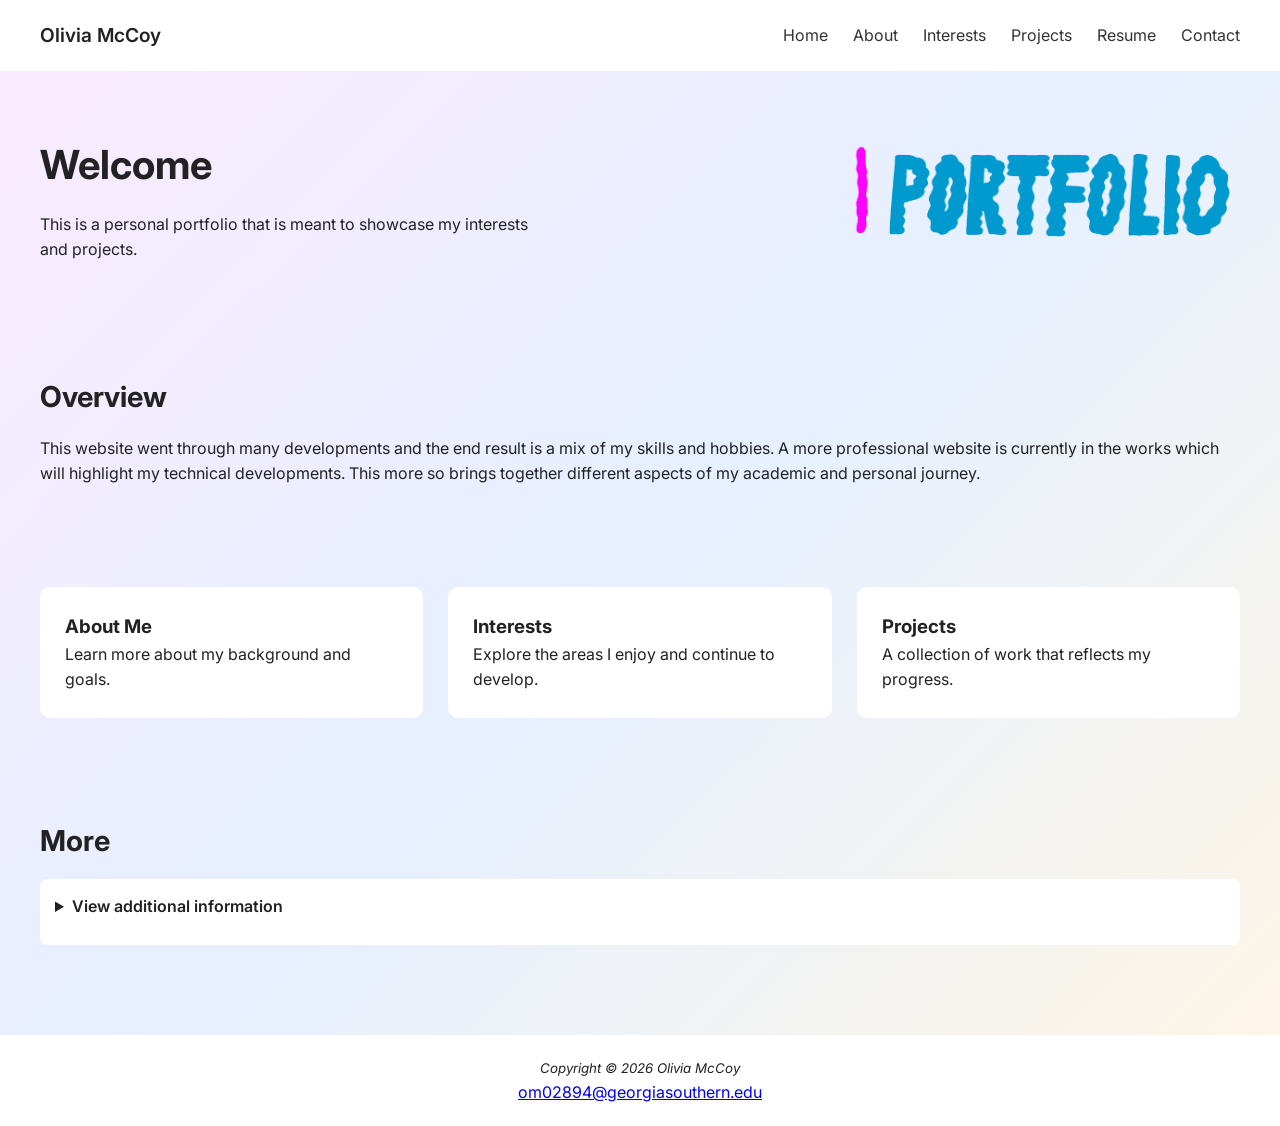
<file: index.html>
<!DOCTYPE html>
<html lang="en">

<head>
    <meta charset="UTF-8">
    <meta name="viewport" content="width=device-width, initial-scale=1.0">
    <title>Olivia McCoy | Portfolio</title>

    <link rel="stylesheet" href="style.css">
    <link href="https://fonts.googleapis.com/css2?family=Inter:wght@300;400;600&display=swap" rel="stylesheet">
    <link rel="icon" href="images/favicon.ico" type="image/x-icon">
</head>

<body>

    <nav class="nav">
        <div class="logo">Olivia McCoy</div>
        <ul class="nav-links">
            <li><a href="index.html" class="active">Home</a></li>
            <li><a href="about_me.html">About</a></li>
            <li><a href="interests.html">Interests</a></li>
            <li><a href="projects.html">Projects</a></li>
            <li><a href="resume.html">Resume</a></li>
            <li><a href="contact.html">Contact</a></li>
        </ul>
    </nav>

    <header class="hero">
        <div class="hero-text">
            <h1>Welcome</h1>
            <p>
                This is a personal portfolio that is meant to showcase my interests and projects.
            </p>
        </div>
        <div class="hero-img">
            <img src="images/portfolio-gif.gif" alt="Placeholder image">
        </div>
    </header>


    <main>


        <section class="section intro">
            <h2>Overview</h2>
            <p>
                This website went through many developments and the end result is a mix of my skills and hobbies. A more
                professional website is currently in the works which will highlight my technical developments. This more
                so brings together different aspects of my academic and personal journey.

            </p>
        </section>


        <section class="section grid">
            <div class="card">
                <h3>About Me</h3>
                <p>Learn more about my background and goals.</p>
            </div>

            <div class="card">
                <h3>Interests</h3>
                <p>Explore the areas I enjoy and continue to develop.</p>
            </div>

            <div class="card">
                <h3>Projects</h3>
                <p>A collection of work that reflects my progress.</p>
            </div>
        </section>


        <section class="section">
            <h2>More</h2>

            <details>
                <summary>View additional information</summary>
                <p>
                    This portfolio was a learning experience that I plan to put towards my professional portfolio.
                </p>
            </details>
        </section>

    </main>


    <footer class="footer">
        <i><small> Copyright &copy; 2026 Olivia McCoy <br>
            </small></i>
        <a href="mailto:om02894@georgiasouthern.edu"> om02894@georgiasouthern.edu</a>
    </footer>

</body>

</html>
</file>
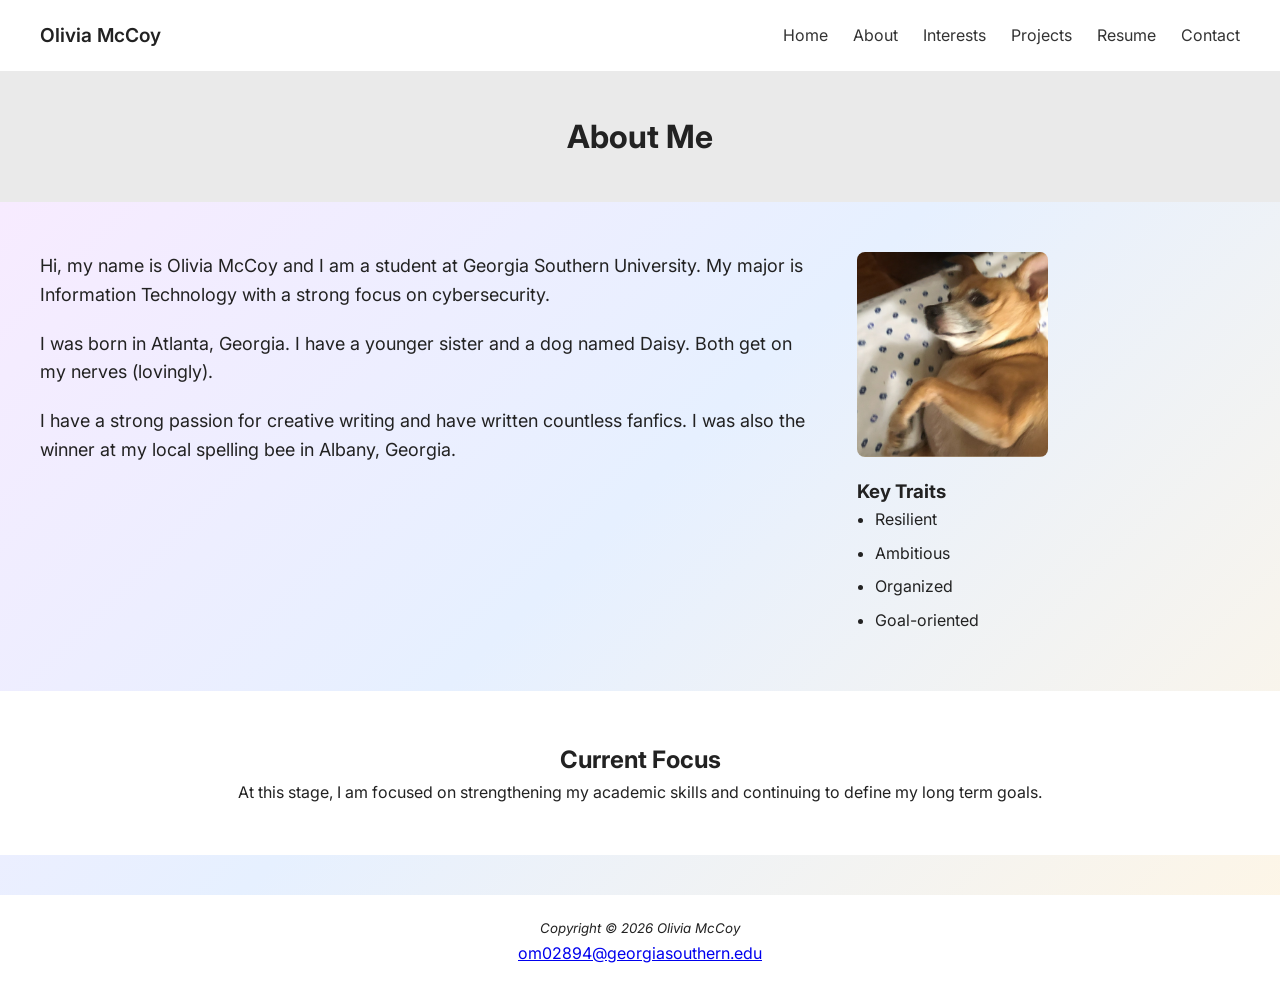
<file: about_me.html>
<!DOCTYPE html>
<html lang="en">

<head>
    <meta charset="UTF-8">
    <meta name="viewport" content="width=device-width, initial-scale=1.0">
    <title>About | Olivia McCoy</title>

    <link rel="stylesheet" href="style.css">
    <link href="https://fonts.googleapis.com/css2?family=Inter:wght@300;400;600&display=swap" rel="stylesheet">
</head>

<body>


    <nav class="nav">
        <div class="logo">Olivia McCoy</div>
        <ul class="nav-links">
            <li><a href="index.html">Home</a></li>
            <li><a href="about_me.html" class="active">About</a></li>
            <li><a href="interests.html">Interests</a></li>
            <li><a href="projects.html">Projects</a></li>
            <li><a href="resume.html">Resume</a></li>
            <li><a href="contact.html">Contact</a></li>
        </ul>
    </nav>

    <header class="page-header">
        <h1>About Me</h1>
    </header>

    <main class="about-layout">


        <section class="about-text">
            <p>
                Hi, my name is Olivia McCoy and I am a student
                at Georgia Southern University. My major is
                Information Technology with a strong focus
                on cybersecurity.
            </p>

            <p>
                I was born in Atlanta, Georgia. I have a younger sister and a dog named Daisy. Both get on my nerves
                (lovingly).
            </p>

            <p>
                I have a strong passion for creative writing and have written countless fanfics. I was also the winner
                at my local spelling bee in Albany, Georgia.
            </p>
        </section>


        <aside class="about-side">
            <img src="images/Daisy.JPG" alt="Daisy pic">

            <div class="about-list">
                <h3>Key Traits</h3>
                <ul>
                    <li>Resilient</li>
                    <li>Ambitious</li>
                    <li>Organized</li>
                    <li>Goal-oriented</li>
                </ul>
            </div>

        </aside>

    </main>

    <div id="focusBox" class="click-box">
        <section class="about-highlight">

            <h2>Current Focus</h2>
            <p>
                At this stage, I am focused on strengthening my academic skills
                and continuing to define my long term goals.
            </p>

        </section>
    </div>

    <script>
        document.getElementById("focusBox").onclick = function () {
            alert("You clicked Current Focus");
        };
    </script>

    <footer class="footer">
        <i><small> Copyright &copy; 2026 Olivia McCoy <br>
            </small></i>
        <a href="mailto:om02894@georgiasouthern.edu"> om02894@georgiasouthern.edu</a>
    </footer>

</body>

</html>
</file>
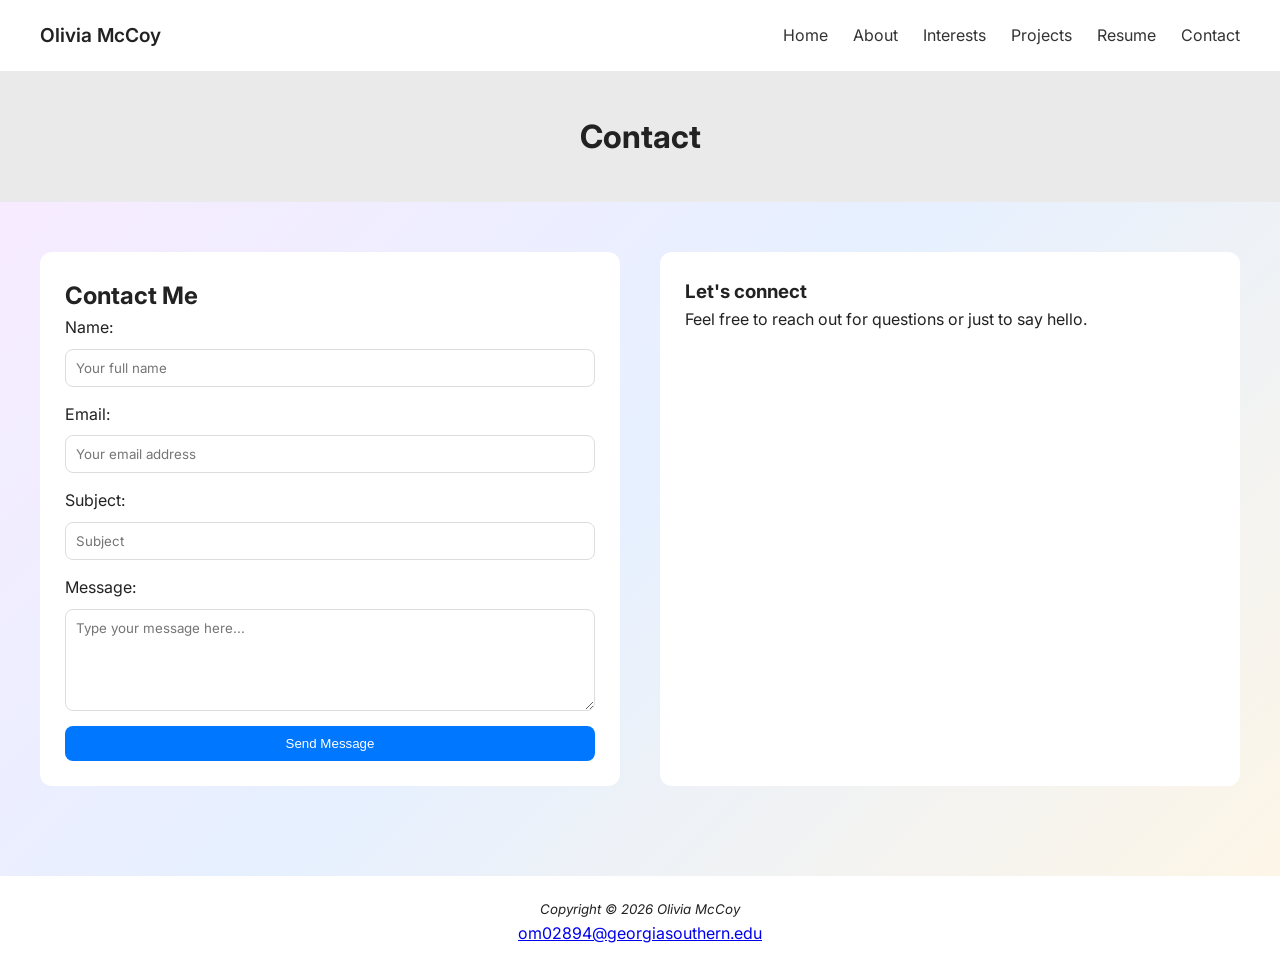
<file: contact.html>
<!DOCTYPE html>
<html lang="en">

<head>
    <meta charset="UTF-8">
    <meta name="viewport" content="width=device-width, initial-scale=1.0">
    <title>Contact | Olivia McCoy </title>

    <link rel="stylesheet" href="style.css">
    <link href="https://fonts.googleapis.com/css2?family=Inter:wght@300;400;600&display=swap" rel="stylesheet">
</head>

<body>

    <nav class="nav">
        <div class="logo">Olivia McCoy</div>
        <ul class="nav-links">
            <li><a href="index.html">Home</a></li>
            <li><a href="about_me.html">About</a></li>
            <li><a href="interests.html">Interests</a></li>
            <li><a href="projects.html">Projects</a></li>
            <li><a href="resume.html">Resume</a></li>
            <li><a href="contact.html" class="active">Contact</a></li>
        </ul>
    </nav>

    <header class="page-header">
        <h1>Contact</h1>
    </header>

    <main class="contact-layout">

        <section class="contact-box">

            <h2>Contact Me</h2>

            <form action="" method="post" class="contact-form" onsubmit="alert('Thank you! Will hear back soon')">
                <label for="name">Name:</label>
                <input type="text" id="name" name="name" placeholder="Your full name" required>

                <label for="email">Email:</label>
                <input type="email" id="email" name="email" placeholder="Your email address" required>

                <label for="subject">Subject:</label>
                <input type="text" id="subject" name="subject" placeholder="Subject" required>

                <label for="message">Message:</label>
                <textarea id="message" name="message" rows="5" placeholder="Type your message here..."
                    required></textarea>

                <button type="submit">Send Message</button>
            </form>

        </section>

        <section class="contact-side">
            <h3>Let's connect</h3>
            <p>
                Feel free to reach out for questions or just to say hello.
            </p>

        </section>

    </main>

    <script>
        document.getElementById("message").addEventListener("input", function () {
            this.style.height = "auto";
            this.style.height = this.scrollHeight + "px";
        });
    </script>

    <footer class="footer">
        <i><small> Copyright &copy; 2026 Olivia McCoy <br>
            </small></i>
        <a href="mailto:om02894@georgiasouthern.edu"> om02894@georgiasouthern.edu</a>
    </footer>

</body>

</html>
</file>
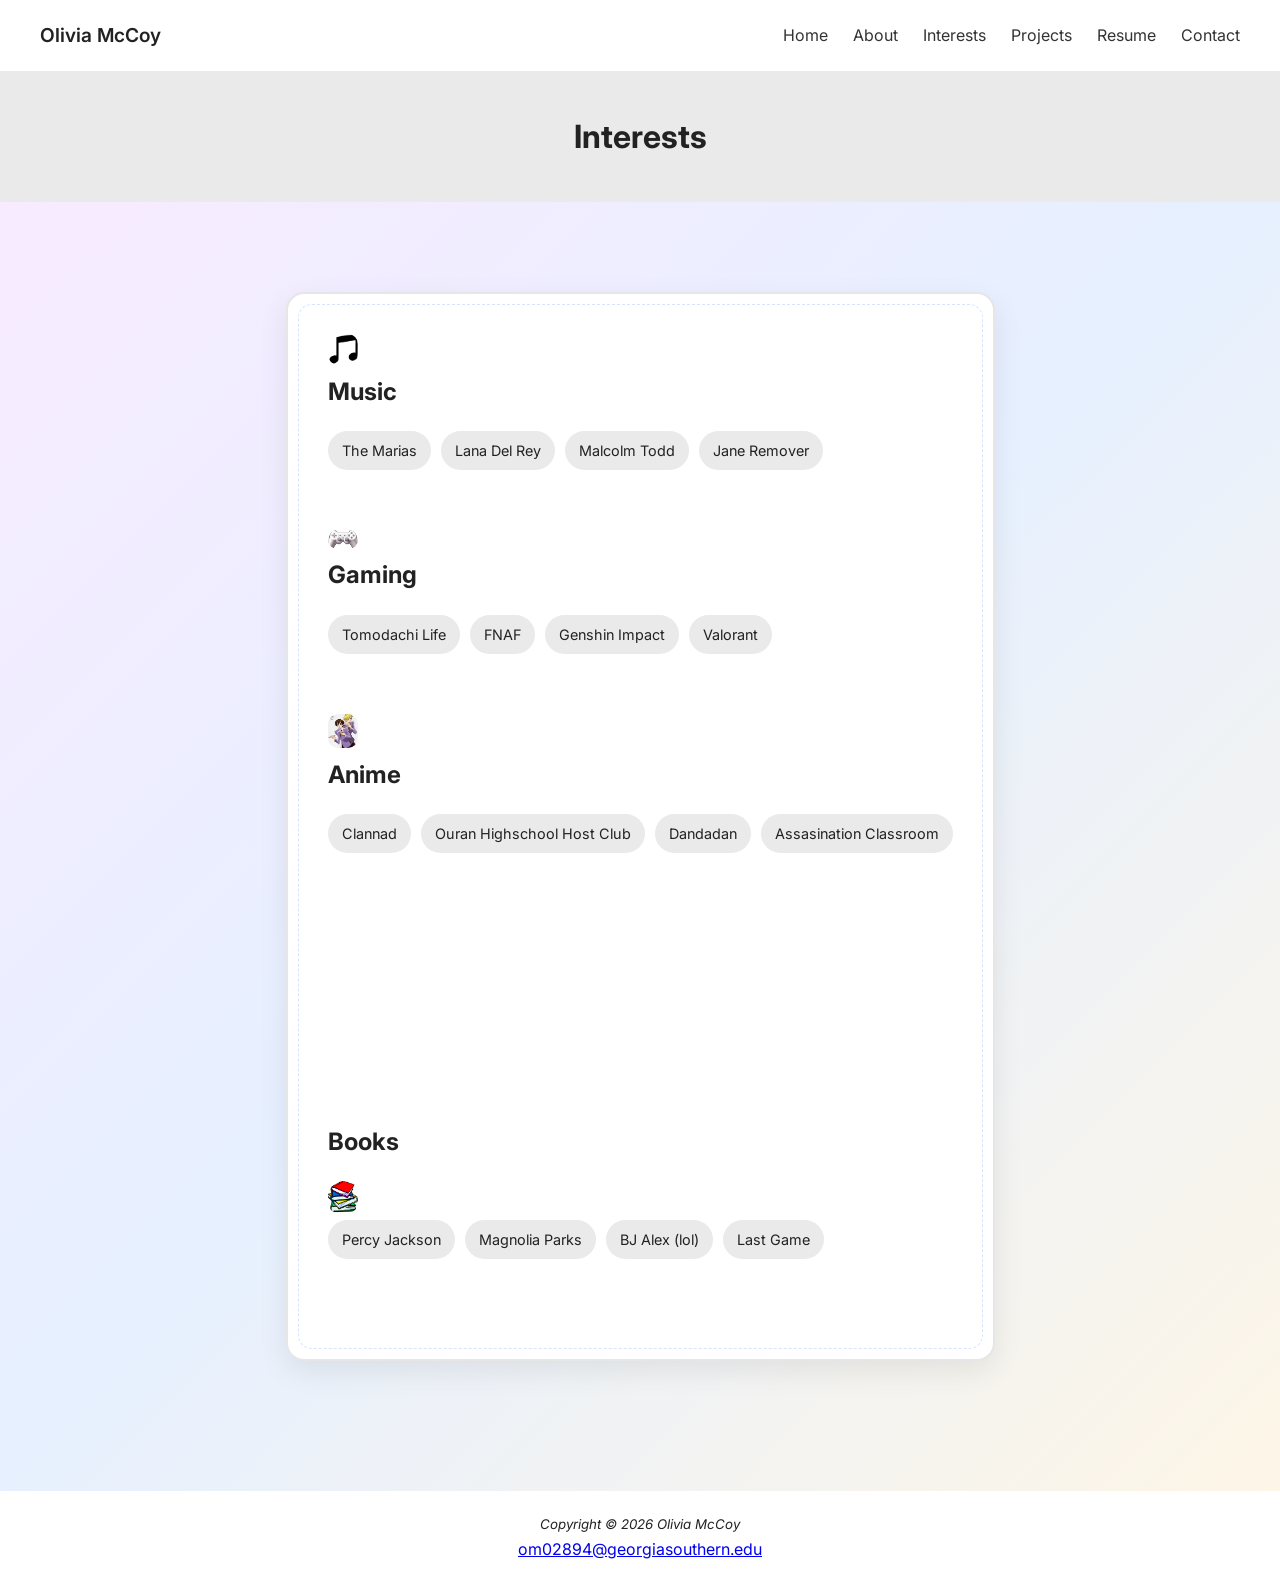
<file: interests.html>
<!DOCTYPE html>
<html lang="en">

<head>
    <meta charset="UTF-8">
    <meta name="viewport" content="width=device-width, initial-scale=1.0">
    <title>Interests | Olivia McCoy</title>

    <link rel="stylesheet" href="style.css">
    <link href="https://fonts.googleapis.com/css2?family=Inter:wght@300;400;600&display=swap" rel="stylesheet">
</head>

<body>

    <nav class="nav">
        <div class="logo">Olivia McCoy</div>
        <ul class="nav-links">
            <li><a href="index.html">Home</a></li>
            <li><a href="about_me.html">About</a></li>
            <li><a href="interests.html" class="active">Interests</a></li>
            <li><a href="projects.html">Projects</a></li>
            <li><a href="resume.html">Resume</a></li>
            <li><a href="contact.html">Contact</a></li>
        </ul>
    </nav>

    <header class="page-header">
        <h1>Interests</h1>
    </header>

    <main class="interests-layout">
        <div class="page-frame">
            <section class="interest-block">
                <img src="images/music-note.webp" alt="Music" class="interest-img">
                <h2>Music</h2>
                <div class="tags">
                    <span>The Marias</span>
                    <span>Lana Del Rey</span>
                    <span>Malcolm Todd</span>
                    <span>Jane Remover</span>
                </div>
            </section>

            <section class="interest-block">
                <img src="images/52zfp5a6hbpu6w4o74ibgi31qwhh.png" alt="Gaming" class="interest-img">
                <h2>Gaming</h2>
                <div class="tags">
                    <span>Tomodachi Life</span>
                    <span>FNAF</span>
                    <span>Genshin Impact</span>
                    <span>Valorant</span>
                </div>
            </section>

            <section class="interest-block">
                <img src="images/png-clipart-ouran-high-school-host-club-haruhi-fujioka-anime-yaoi-manga-anime-purple-television.png"
                    alt="Anime" class="interest-img">
                <h2>Anime</h2>
                <div class="tags">
                    <span>Clannad</span>
                    <span>Ouran Highschool Host Club</span>
                    <span>Dandadan</span>
                    <span>Assasination Classroom</span>
                </div>
                <div class="video-container">
                    <iframe src="https://www.youtube.com/embed/a4na2opArGY?si=qUK9FaUjWB0H8JZq" title="YouTube video"
                        allowfullscreen>
                    </iframe>
                </div>
            </section>

            <section class="interest-block">
                <h2>Books</h2>
                <img src="images/20-204666_top-83-books-clip-art-books-clipart-transparent-background.png" alt="Books"
                    class="interest-img">
                <div class="tags">
                    <span>Percy Jackson</span>
                    <span>Magnolia Parks</span>
                    <span>BJ Alex (lol)</span>
                    <span>Last Game</span>
                </div>
            </section>
        </div>
    </main>

    <footer class="footer">
        <i><small> Copyright &copy; 2026 Olivia McCoy <br>
            </small></i>
        <a href="mailto:om02894@georgiasouthern.edu"> om02894@georgiasouthern.edu</a>
    </footer>

</body>

</html>
</file>
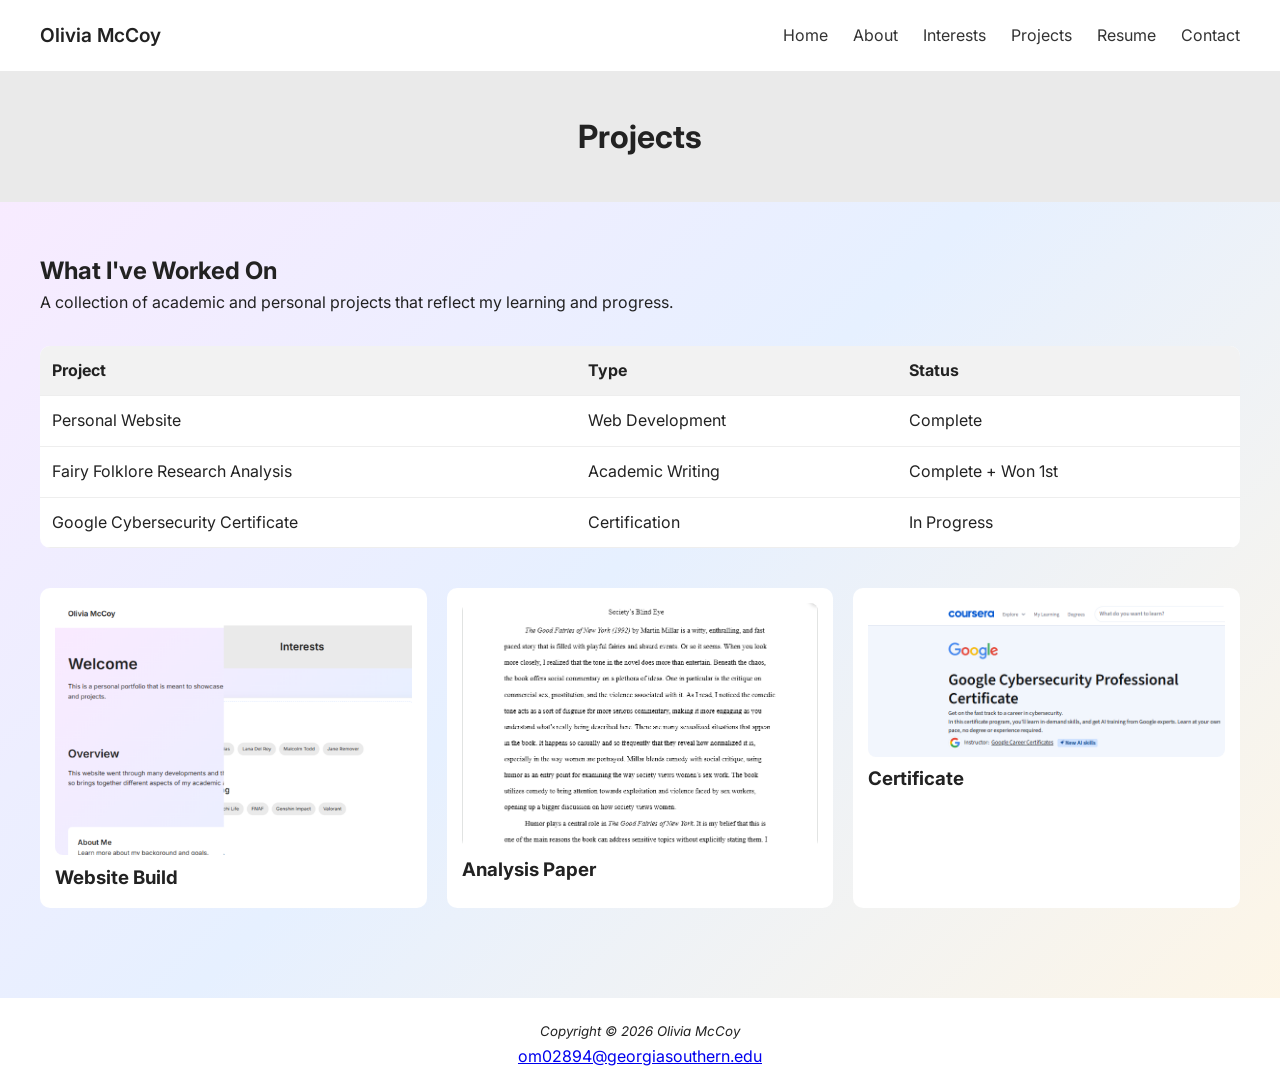
<file: projects.html>
<!DOCTYPE html>
<html lang="en">

<head>
    <meta charset="UTF-8">
    <meta name="viewport" content="width=device-width, initial-scale=1.0">
    <title>Projects | Olivia McCoy</title>

    <link rel="stylesheet" href="style.css">
    <link href="https://fonts.googleapis.com/css2?family=Inter:wght@300;400;600&display=swap" rel="stylesheet">
</head>

<body>

    <nav class="nav">
        <div class="logo">Olivia McCoy</div>
        <ul class="nav-links">
            <li><a href="index.html">Home</a></li>
            <li><a href="about_me.html">About</a></li>
            <li><a href="interests.html">Interests</a></li>
            <li><a href="projects.html" class="active">Projects</a></li>
            <li><a href="resume.html">Resume</a></li>
            <li><a href="contact.html">Contact</a></li>
        </ul>
    </nav>

    <header class="page-header">
        <h1>Projects</h1>
    </header>

    <main class="projects-layout">

        <section class="projects-intro">
            <h2>What I've Worked On</h2>
            <p>
                A collection of academic and personal projects that reflect my learning and progress.
            </p>
        </section>

        <section class="projects-table">

            <script>
                document.write("<table>");
                document.write("<tr><th>Project</th><th>Type</th><th>Status</th></tr>");
                document.write("<tr><td>Personal Website</td><td>Web Development</td><td>Complete</td></tr>");
                document.write("<tr><td>Fairy Folklore Research Analysis</td><td>Academic Writing</td><td>Complete + Won 1st</td></tr>");
                document.write("<tr><td>Google Cybersecurity Certificate</td><td>Certification</td><td>In Progress</td></tr>");
                document.write("</table>");
            </script>

        </section>

        <section class="projects-gallery">

            <div class="project-card">
                <img src="images/Beige Simple Mood Board A4 Landscape.png" alt="Project image">
                <h3>Website Build</h3>
            </div>

            <div class="project-card">
                <img src="images/analysis.png" alt="Project image">
                <h3>Analysis Paper</h3>
            </div>

            <div class="project-card">
                <img src="images/certif.png" alt="Project image">
                <h3>Certificate</h3>
            </div>

        </section>

    </main>

    <footer class="footer">
        <i><small> Copyright &copy; 2026 Olivia McCoy <br>
            </small></i>
        <a href="mailto:om02894@georgiasouthern.edu"> om02894@georgiasouthern.edu</a>
    </footer>

</body>

</html>
</file>
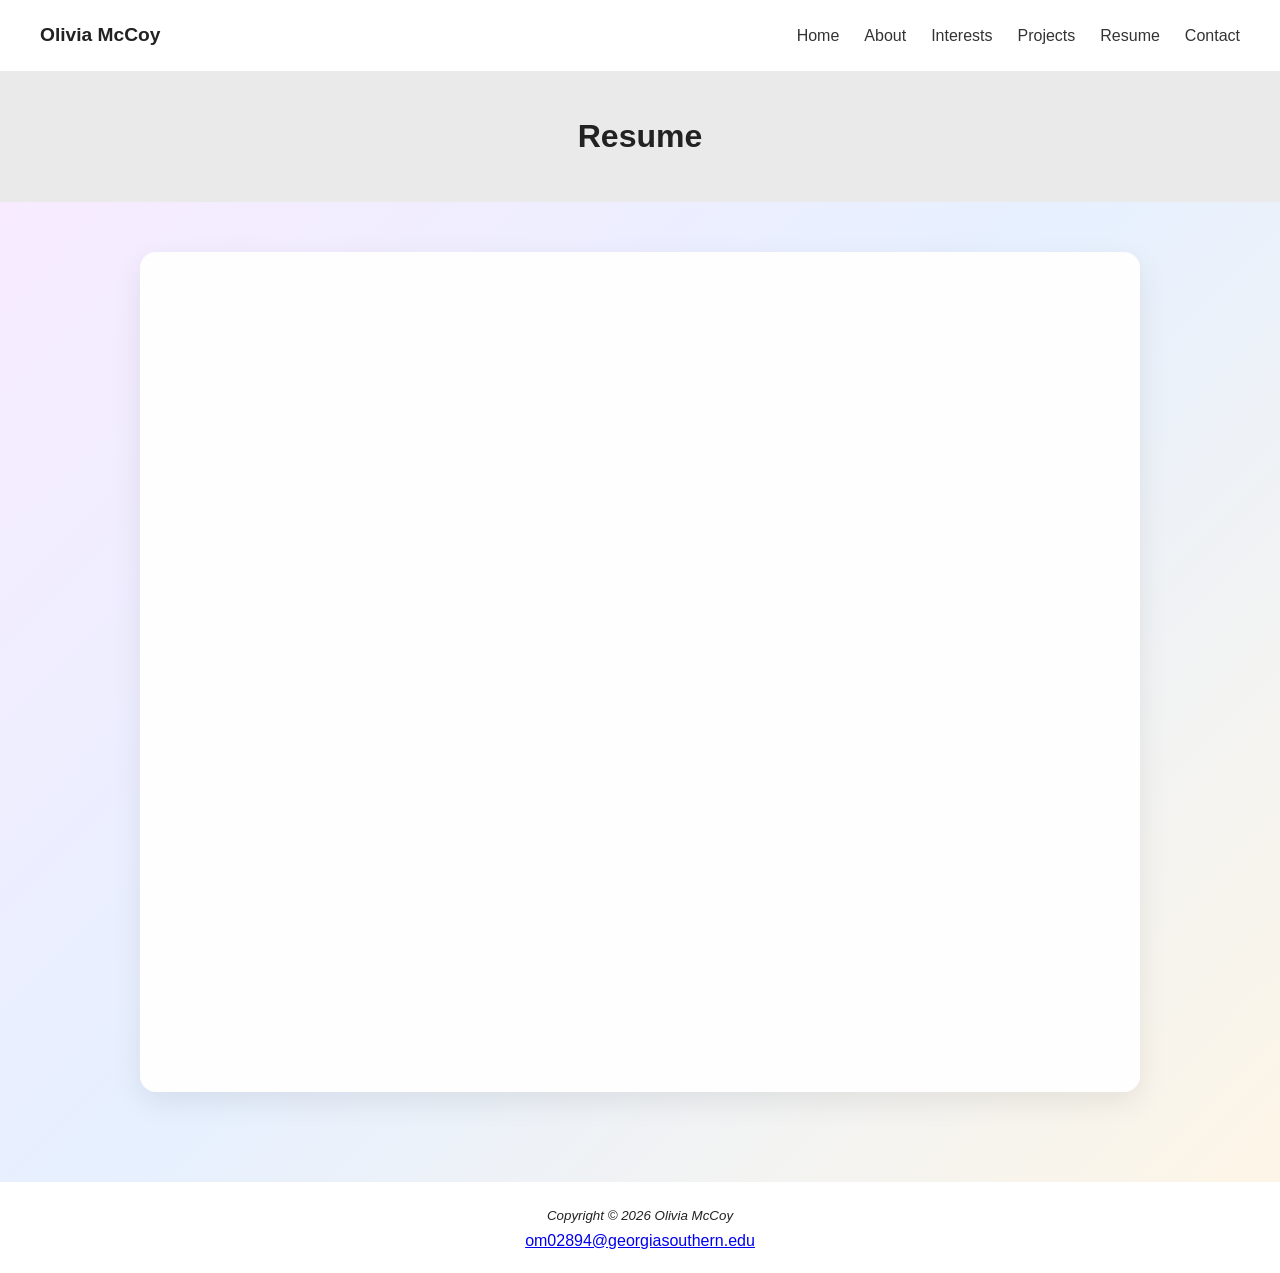
<file: resume.html>
<!DOCTYPE html>
<html lang="en">

<head>
    <meta charset="UTF-8">
    <meta name="viewport" content="width=device-width, initial-scale=1.0">
    <title>Resume | Olivia McCoy</title>
    <link rel="stylesheet" href="style.css">
</head>

<body>

    <nav class="nav">
        <div class="logo">Olivia McCoy</div>
        <ul class="nav-links">
            <li><a href="index.html">Home</a></li>
            <li><a href="about.html">About</a></li>
            <li><a href="interests.html">Interests</a></li>
            <li><a href="projects.html">Projects</a></li>
            <li><a href="resume.html" class="active">Resume</a></li>
            <li><a href="contact.html">Contact</a></li>
        </ul>
    </nav>

    <header class="page-header">
        <h1>Resume</h1>
    </header>

    <main class="resume-layout">
        <div class="resume-wrapper">
            <iframe src="files/Olivia McCoy - ResumeNE (1).pdf" class="resume-frame">
            </iframe>
        </div>
    </main>
    <footer class="footer">
        <i><small> Copyright &copy; 2026 Olivia McCoy <br>
            </small></i>
        <a href="mailto:om02894@georgiasouthern.edu"> om02894@georgiasouthern.edu</a>
    </footer>
</body>

</html>
</file>
<file: style.css>
* {
    margin: 0;
    padding: 0;
    box-sizing: border-box;
}

body {
    font-family: 'Inter', sans-serif;
    line-height: 1.6;
    background-color: #f7f7f7;
    color: #222;
    background: linear-gradient(135deg, #fbeaff, #e6f0ff, #fff6e5);
    min-height: 100vh;
}

.nav {
    display: flex;
    justify-content: space-between;
    align-items: center;
    padding: 20px 40px;
    background-color: white;
}

.logo {
    font-weight: 600;
    font-size: 1.2rem;
}

.nav-links {
    list-style: none;
    display: flex;
    gap: 25px;
}

.nav-links a {
    text-decoration: none;
    color: #333;
    position: relative;
    transition: color 0.3s ease;
}

.nav-links a:hover {
    color: #0077ff;
}


.hero {
    display: flex;
    align-items: center;
    justify-content: space-between;
    padding: 60px 40px;
    gap: 40px;
}

.hero-text {
    max-width: 500px;
}

.hero-text h1 {
    font-size: 2.5rem;
    margin-bottom: 15px;
}

.hero-img img {
    width: 100%;
    max-width: 400px;
    border-radius: 10px;
    transition: transform 0.4s ease;
}

.hero-img img:hover {
    transform: scale(1.05);
}


.section {
    padding: 50px 40px;
}

.section h2 {
    margin-bottom: 15px;
    font-size: 1.8rem;
}


.grid {
    display: grid;
    grid-template-columns: repeat(3, 1fr);
    gap: 25px;
}

.card {
    background-color: white;
    padding: 25px;
    border-radius: 10px;
    transition: transform 0.3s ease, box-shadow 0.3s ease;
}

.card:hover {
    transform: translateY(-5px);
    box-shadow: 0 8px 20px rgba(0, 0, 0, 0.08);
}

details {
    background: white;
    padding: 15px;
    border-radius: 8px;
    cursor: pointer;
}

summary {
    font-weight: 600;
    margin-bottom: 10px;
}


.footer {
    text-align: center;
    padding: 20px;
    background-color: white;
    margin-top: 40px;
}



.page-header {
    padding: 40px;
    background-color: #eaeaea;
    text-align: center;
}

.about-layout {
    display: flex;
    gap: 50px;
    padding: 50px 40px;
}

.about-text {
    flex: 2;
    font-size: large;
}

.about-text p {
    margin-bottom: 20px;
}


.about-side {
    flex: 1;
    display: flex;
    flex-direction: column;
    gap: 20px;
}

.about-side img {
    width: 50%;
    border-radius: 8px;
    transition: transform 0.3s ease;
}

.about-side img:hover {
    transform: scale(1.03);
}

.about-list ul {
    padding-left: 18px;
}

.about-list li {
    margin-bottom: 8px;
}

.about-highlight {
    padding: 50px 40px;
    background-color: #ffffff;
    text-align: center;
}

.interests-layout {
    padding: 50px 40px;
    display: grid;
    gap: 40px;
}

.interest-block h2 {
    margin-bottom: 20px;
}

.tags {
    display: flex;
    flex-wrap: wrap;
    gap: 10px;
}

.tags span {
    background-color: #eaeaea;
    padding: 8px 14px;
    border-radius: 20px;
    font-size: 0.9rem;
    transition: transform 0.2s ease, background 0.3s ease;
}

.tags span:hover {
    transform: translateY(-2px);
    background-color: #d6e4ff;
}

.interest-img {
    width: 30px;
    border-radius: 10px;
    transition: transform 0.3s ease;
}

.interest-img:hover {
    transform: scale(1.02);
}

.page-frame {
    max-width: 1100px;
    margin: 40px auto;
    padding: 40px;
    background: #ffffff;
    border-radius: 18px;
    border: 2px solid #e6e6e6;
    box-shadow: 0 10px 30px rgba(0, 0, 0, 0.08);
    position: relative;
}

.page-frame::before {
    content: "";
    position: absolute;
    inset: 10px;
    border-radius: 14px;
    border: 1px dashed #d6e4ff;
    pointer-events: none;
}

.interest-block {
    margin-bottom: 40px;
    padding-bottom: 20px;
}


.interest-block {
    transition: transform 0.25s ease;
}

.interest-block:hover {
    transform: translateY(-3px);
}

.site-video {
    width: 100%;
    max-width: 500px;
    height: auto;
    border-radius: 12px;
    display: block;
    margin-top: 15px;
    box-shadow: 0 10px 25px rgba(0, 0, 0, 0.1);
}

.contact-layout {
    display: flex;
    gap: 40px;
    padding: 50px 40px;
}

.contact-box,
.contact-side {
    flex: 1;
    background: white;
    padding: 25px;
    border-radius: 12px;
}

.contact-form {
    display: flex;
    flex-direction: column;
}

input,
textarea {
    width: 100%;
    padding: 10px;
    margin: 8px 0 15px;
    border: 1px solid #ddd;
    border-radius: 8px;
    font-family: inherit;
}

button {
    padding: 10px 15px;
    border: none;
    background: #0077ff;
    color: white;
    border-radius: 8px;
    cursor: pointer;
    transition: transform 0.2s ease;
}

button:hover {
    transform: scale(1.05);
}

.projects-layout {
    padding: 50px 40px;
}

.projects-intro {
    margin-bottom: 30px;
}

table {
    width: 100%;
    border-collapse: collapse;
    margin: 20px 0 40px;
    background: white;
    border-radius: 10px;
    overflow: hidden;
}

th,
td {
    padding: 12px;
    text-align: left;
    border-bottom: 1px solid #eee;
}

th {
    background: #f2f2f2;
}

.projects-gallery {
    display: grid;
    grid-template-columns: repeat(3, 1fr);
    gap: 20px;
}

.project-card {
    background: white;
    padding: 15px;
    border-radius: 10px;
    transition: transform 0.3s ease;
}

.project-card img {
    width: 100%;
    border-radius: 8px;
}

.project-card:hover {
    transform: translateY(-5px);
}

.video-container {
    width: 100%;
    max-width: 500px;
    margin: 15px auto;
}

.video-container iframe {
    width: 100%;
    height: 180px;
    border: none;
    border-radius: 10px;
    display: block;
}

.resume-layout {
    padding: 50px 40px;
    display: flex;
    justify-content: center;
}

.resume-wrapper {
    width: 100%;
    max-width: 1000px;
    background: rgba(255, 255, 255, 0.95);
    border-radius: 16px;
    padding: 20px;
    box-shadow: 0 10px 30px rgba(0, 0, 0, 0.08);
}

.resume-frame {
    width: 100%;
    height: 800px;
    border: none;
    border-radius: 12px;
    display: block;
}

@media (max-width: 768px) {
    .projects-gallery {
        grid-template-columns: 1fr;
    }
}


@media (max-width: 768px) {
    .contact-layout {
        flex-direction: column;
    }
}

@media (max-width: 768px) {
    .interests-layout {
        padding: 40px 20px;
    }
}

@media (max-width: 768px) {
    .about-layout {
        flex-direction: column;
    }
}

@media (max-width: 768px) {

    .hero {
        flex-direction: column;
        text-align: center;
    }

    .grid {
        grid-template-columns: 1fr;
    }

    .nav {
        flex-direction: column;
        gap: 15px;
    }
}
</file>
